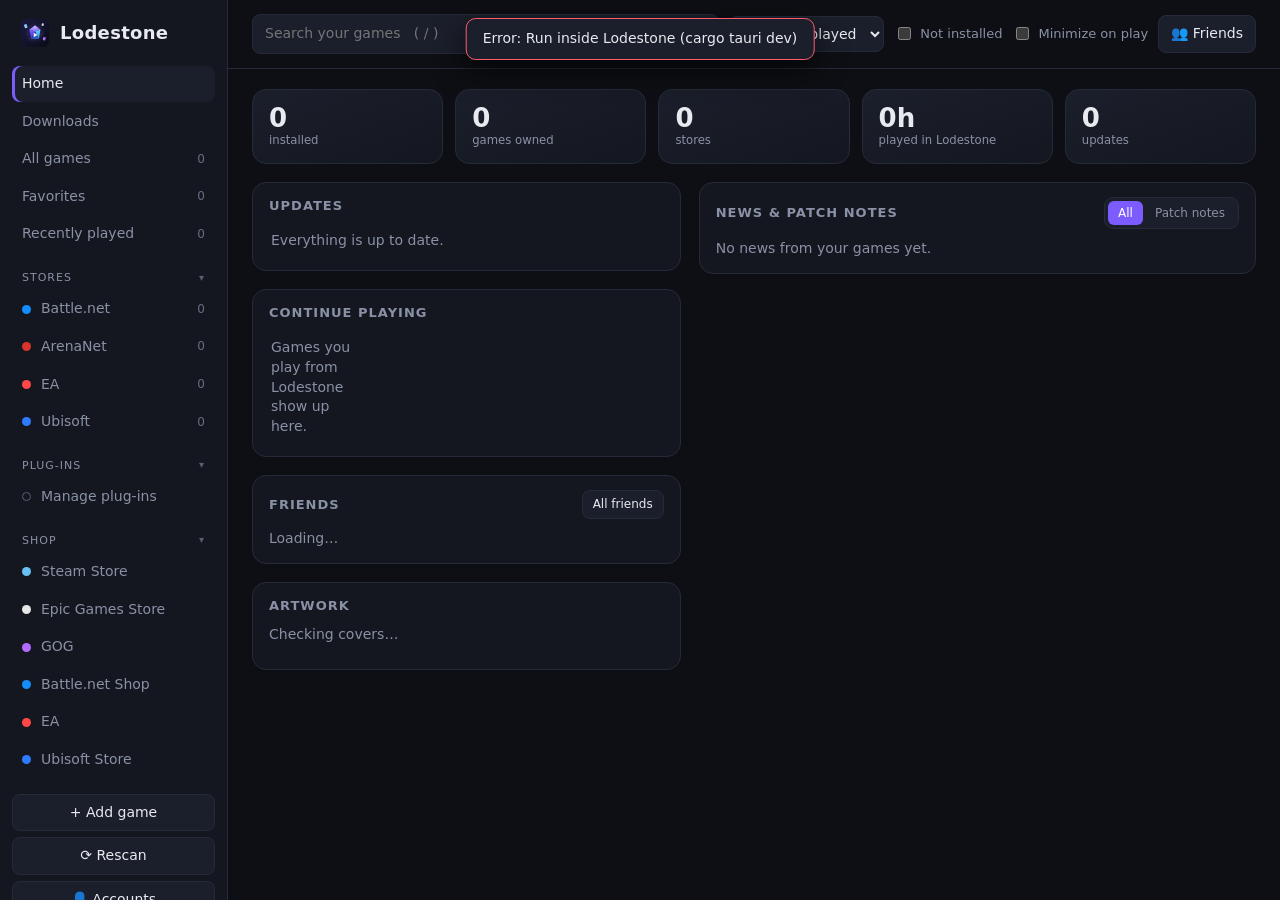
<file: ui/index.html>
<!doctype html>
<html lang="en">
<head>
  <meta charset="utf-8" />
  <meta name="viewport" content="width=device-width, initial-scale=1" />
  <title>Lodestone</title>
  <link rel="icon" href="lodestone.svg" />
  <link rel="stylesheet" href="style.css" />
</head>
<body>
  <aside class="sidebar">
    <button id="side-expand" class="side-expand" title="Show the sidebar">»</button>
    <div class="brand"><img class="brand-icon" src="lodestone.svg" alt="" />Lodestone<a href="#" class="app-version" id="app-version" title="What's new in this version"></a></div>
    <nav id="nav-library" class="nav"></nav>
    <button type="button" class="nav-label" data-section="nav-stores" aria-expanded="true">Stores</button>
    <nav id="nav-stores" class="nav"></nav>
    <button type="button" class="nav-label hidden" id="nav-systems-label" data-section="nav-systems" aria-expanded="true">Systems</button>
    <nav id="nav-systems" class="nav"></nav>
    <button type="button" class="nav-label" data-section="nav-plugins" aria-expanded="true">Plug-ins</button>
    <nav id="nav-plugins" class="nav"></nav>
    <button type="button" class="nav-label" data-section="nav-shop" aria-expanded="true">Shop</button>
    <nav id="nav-shop" class="nav"></nav>
    <div class="sidebar-foot">
      <button id="btn-add" class="ghost">+ Add game</button>
      <button id="btn-refresh" class="ghost" title="Rescan all libraries (Ctrl+R)">⟳ Rescan</button>
      <button id="btn-accounts" class="ghost">👤 Accounts</button>
      <button id="btn-settings" class="ghost">⚙ Settings</button>
      <button id="side-collapse" class="side-collapse" title="Fold the sidebar away for more room">« Hide sidebar</button>
    </div>
  </aside>

  <main>
    <header class="topbar">
      <div class="search-box"><input id="search" type="search" placeholder="Search your games   ( / )" autocomplete="off" spellcheck="false" /><button id="search-close" class="search-close hidden" title="Close the search (Esc)">✕</button></div>
      <select id="sort" title="Sort">
        <option value="recent">Recently played</option>
        <option value="title">A–Z</option>
        <option value="playtime">Most played</option>
        <option value="size">Size on disk</option>
      </select>
      <label class="toggle"><input id="show-uninstalled" type="checkbox" /> Not installed</label>
      <label class="toggle" title="Minimize Lodestone when a game starts"><input id="minimize" type="checkbox" /> Minimize on play</label>
      <button id="btn-friends" class="ghost friends-btn" title="Friends">👥 Friends <span id="friends-count" class="fcount hidden"></span></button>
      <div id="mini" class="mini hidden">
        <div class="mini-art"></div>
        <div class="grow"><div class="mini-title"></div><div class="mini-store"></div></div>
        <button id="mini-more" class="ghost" title="Back to the details">Details ↑</button>
        <button id="mini-fav" class="icon sm" title="Favorite">☆</button>
        <button id="mini-play" class="play">▶ Play</button>
      </div>
    </header>

    <div id="detail-home" hidden></div>
    <div id="detail" class="detail hidden">
    <button id="detail-close" class="detail-close" title="Close details (Esc)">▲</button>
    <section id="hero" class="hero empty">
      <div class="hero-bg"></div>
      <div class="hero-content">
        <img class="hero-cover" alt="" />
        <div class="hero-info">
          <div class="hero-store"></div>
          <h1 class="hero-title"></h1>
          <div class="hero-meta"></div>
          <div class="hero-tags"></div>
          <div class="hero-kiln hidden"></div>
          <div class="hero-also hidden"></div>
          <div class="hero-actions">
            <div class="play-wrap">
              <button id="btn-play" class="play">▶ Play</button><button id="btn-play-menu" class="play menu-caret hidden" title="Play modded or without mods">▾</button>
              <div id="play-menu" class="menu play-menu hidden"></div>
            </div>
            <button id="btn-update" class="ghost tall upd-btn hidden">⟳ Update</button>
            <button id="btn-workshop" class="ghost tall hidden" title="Steam Workshop">Workshop</button>
            <button id="btn-fav" class="icon" title="Favorite (F)">☆</button>
            <div class="menu-wrap">
              <button id="btn-more" class="icon" title="More">⋯</button>
              <div id="menu" class="menu hidden">
                <button data-act="edit">Edit details &amp; artwork…</button>
                <button data-act="hide">Hide from library</button>
                <button data-act="play-alt" class="hidden">Play another way</button>
                <button data-act="emu-open" class="hidden rom-only">Open the emulator</button>
                <button data-act="emu-system" class="hidden rom-only">Change the emulator for this system</button>
                <button data-act="rom-reveal" class="hidden rom-only">Show the ROM file</button>
                <button data-act="ra-page" class="hidden">On RetroAchievements</button>
                <button data-act="mangohud" class="linux-only">MangoHud overlay: off</button>
                <button data-act="log">View launch log</button>
                <button data-act="runtimes">Install DirectX &amp; VC++ runtimes</button>
                <button data-act="client">Open store app</button>
                <button data-act="uninstall">Uninstall…</button>
                <button data-act="remove" class="danger">Remove custom game</button>
              </div>
            </div>
          </div>
        </div>
      </div>
    </section>

    <section id="about" class="about hidden">
      <div class="about-main">
        <div id="about-compat" class="compat"></div>
        <p id="about-desc" class="about-desc"></p>
        <div id="about-facts" class="about-facts"></div>
        <div id="about-features" class="chips"></div>
        <div id="about-shots" class="shots"></div>
      </div>
      <div class="about-side">
        <div class="about-links" id="about-links"></div>
        <div id="about-friends-wrap" class="hidden"><h4 id="about-friends-title">Friends who own this</h4><div id="about-friends" class="owners"></div></div>
        <div id="about-ach-wrap" class="hidden"><h4 id="about-ach-title">Achievements</h4><div id="about-ach" class="ach"></div></div>
        <h4>Latest news</h4>
        <div id="about-news" class="about-news"><span class="muted">Loading…</span></div>
      </div>
    </section>
    </div>

    <section id="plugins" class="plugins-page hidden">
      <h1>Plug-ins</h1>
      <p class="muted">Plug-ins are separate programs that show inside Lodestone. Each runs in its own sandbox: it can't see your store sign-ins, keys or files, and it only gets what you allow here.</p>
      <div id="plugins-list"></div>
    </section>
    <section id="beacon" class="beacon hidden">
      <div id="beacon-msg" class="beacon-msg"></div>
      <iframe id="beacon-frame" class="hidden" title="Lodestone Beacon" referrerpolicy="no-referrer" allow="fullscreen"></iframe>
    </section>
    <section id="dlv" class="dlv hidden">
      <div class="dlv-head">
        <h2>Downloads</h2>
        <div id="dlv-summary" class="dlv-summary"></div>
      </div>
      <div id="dlv-active" class="dlv-active"></div>
      <div id="dlv-updates-wrap" class="hidden"><h3>Updates available</h3><div id="dlv-updates" class="dlv-rows"></div></div>
      <div class="dlv-histhead"><h3>History</h3><button class="ghost small" id="dlv-clear">Clear history</button></div>
      <div id="dlv-history" class="dlv-rows"></div>
    </section>

    <section id="home" class="home hidden">
      <div class="home-stats" id="home-stats"></div>
      <div class="home-cols">
        <div class="home-col">
          <div class="panel">
            <div class="panel-head"><h3>Updates</h3><button id="home-update-all" class="ghost small hidden">Update all</button></div>
            <div id="home-updates" class="upd-list"></div>
          </div>
          <div class="panel">
            <div class="panel-head"><h3>Continue playing</h3></div>
            <div id="home-recent" class="recent-row"></div>
          </div>
          <div class="panel">
            <div class="panel-head"><h3>Friends</h3><button class="ghost small" id="home-friends-all">All friends</button></div>
            <div id="home-friends"><span class="muted">Loading…</span></div>
          </div>
          <div class="panel" id="home-art-panel">
            <div class="panel-head"><h3>Artwork</h3></div>
            <div id="home-art"></div>
          </div>
        </div>
        <div class="home-col wide">
          <div class="panel">
            <div class="panel-head"><h3>News &amp; patch notes</h3>
              <div class="seg small" id="news-filter"><button data-news="all" class="on">All</button><button data-news="patch">Patch notes</button></div>
            </div>
            <div id="home-news" class="news-list"><span class="muted">Loading…</span></div>
          </div>
        </div>
      </div>
    </section>

    <div id="setup" class="setup hidden"></div>
    <div class="grid-head"><span id="grid-title">All games</span><span class="grow"></span>
      <div class="seg small" id="layout" title="How games are shown">
        <button data-layout="grid" title="Covers">▦ Covers</button>
        <button data-layout="compact" title="Small covers">▪ Compact</button>
        <button data-layout="banner" title="Wide banners">▬ Banners</button>
        <button data-layout="list" title="List with details">☰ List</button>
      </div>
      <span id="grid-count"></span></div>
    <div id="filters" class="filters">
      <select id="f-genre" title="Genre"></select>
      <select id="f-series" title="Series"></select>
      <select id="f-compat" class="linux-only" title="ProtonDB rating"></select>
      <select id="f-ach" class="hidden" title="RetroAchievements"></select>
      <select id="f-region" class="hidden" title="Region (from the ROM's file name)"></select>
      <select id="f-played" class="hidden" title="Played or not"></select>
      <button id="f-clear" class="ghost hidden">✕ Clear filters</button>
      <div id="f-letters" class="letters"></div>
    </div>
    <section id="grid" class="grid" tabindex="0"></section>
    <div id="empty" class="empty-state hidden"></div>

    <section id="shop" class="shop hidden">
      <div class="shop-bar">
        <button class="icon sm" data-shop-nav="back" title="Back">←</button>
        <button class="icon sm" data-shop-nav="forward" title="Forward">→</button>
        <button class="icon sm" data-shop-nav="reload" title="Reload">⟳</button>
        <button class="icon sm" data-shop-nav="home" title="Store home">⌂</button>
        <span id="shop-url" class="shop-url muted"></span>
        <button class="ghost" id="shop-external" title="Open this page in your web browser">Open in browser ↗</button>
      </div>
      <div id="shop-frame" class="shop-frame"><div class="muted pad">Loading the store…</div></div>
    </section>

    <section id="mc" class="mc hidden">
      <div class="mc-dev"><b>In active development.</b> The Minecraft hub works with ATLauncher today; Prism Launcher support is early, and more launchers are on the way.</div>
      <div class="mc-head">
        <div class="mc-icon"></div>
        <div class="mc-info">
          <select id="mc-instance" class="hidden"></select>
          <h1 id="mc-name"></h1>
          <div id="mc-chips" class="chips"></div>
        </div>
        <div class="mc-actions">
          <button id="mc-folder" class="ghost tall">Open folder</button>
          <button id="mc-play" class="play">▶ Play</button>
        </div>
      </div>
      <div class="mc-bar">
        <div class="seg" id="mc-kind">
          <button data-kind="mod" class="on">Mods</button>
          <button data-kind="resourcepack">Resource packs</button>
          <button data-kind="shader">Shaders</button>
        </div>
        <div class="seg" id="mc-tab">
          <button data-tab="installed" class="on">Installed</button>
          <button data-tab="browse">Browse</button>
        </div>
      </div>

      <div id="mc-installed">
        <div class="mc-tools">
          <input id="mc-filter" type="search" placeholder="Filter installed…" />
          <span id="mc-summary" class="muted"></span>
          <button id="mc-check" class="ghost">Check for updates</button>
          <button id="mc-update-all" class="play small hidden"></button>
        </div>
        <div id="mc-list" class="mc-list"></div>
      </div>

      <div id="mc-browse" class="hidden">
        <div class="mc-tools">
          <div class="seg" id="mc-source">
            <button data-source="modrinth" class="on">Modrinth</button>
            <button data-source="curseforge">CurseForge</button>
          </div>
          <input id="mc-query" type="search" placeholder="Search Modrinth…" />
        </div>
        <div id="mc-results" class="mc-list"></div>
        <div class="center"><button id="mc-more" class="ghost hidden">Load more</button></div>
      </div>
    </section>
  </main>

  <div id="running" class="running"></div>
  <div id="downloads" class="downloads"></div>
  <div id="toasts" class="toasts"></div>

  <dialog id="dlg-add">
    <form method="dialog" id="form-add">
      <h2>Add a game</h2>
      <p class="hint linux-only">Anything with a command line: a native game, a Windows game through <code>umu-run</code> or <code>wine</code>, an emulator, a script.
        Battle.net and Guild Wars 2 are easiest to install in Lutris; they'll show up here automatically.</p>
      <p class="hint win-only">Anything with a program to start: a game, an emulator or a script. Pick its .exe or type its command.</p>
      <label>Title<input name="title" required placeholder="Guild Wars 2" /></label>
      <label class="check linux-only"><input type="checkbox" name="proton" /> Windows game: run it with Proton (own prefix, no Steam needed)</label>
      <label><span id="cmd-label">Command</span><input name="command" required placeholder="/home/you/Games/mygame/start.sh" /></label>
      <label>Store
        <select name="store">
          <option value="custom">Other</option>
          <option value="battlenet">Battle.net</option>
          <option value="arenanet">ArenaNet</option>
          <option value="ea">EA</option>
          <option value="ubisoft">Ubisoft</option>
          <option value="minecraft">Minecraft</option>
        </select>
      </label>
      <label>Cover image (optional, path or URL)<input name="cover" placeholder="/home/you/Pictures/gw2.jpg" /></label>
      <p class="form-err" id="add-err" role="alert" hidden></p>
      <div class="dlg-actions">
        <button type="button" class="ghost" id="add-cancel">Cancel</button>
        <button type="submit" class="play">Add</button>
      </div>
    </form>
  </dialog>

  <aside id="friends" class="friends hidden">
    <div class="friends-head">
      <h3>Friends</h3>
      <button class="icon sm" id="friends-refresh" title="Refresh">⟳</button>
      <button class="icon sm" id="friends-close" title="Close">✕</button>
    </div>
    <input id="friends-q" type="search" placeholder="Find a friend" autocomplete="off" spellcheck="false" />
    <div id="friends-notes" class="friends-notes"></div>
    <div id="friends-list" class="friends-list"></div>
    <div class="friends-foot">
      <button class="ghost small" data-page="https://steamcommunity.com/chat/" data-page-title="Steam Chat">💬 Steam chat</button>
    </div>
  </aside>

  <dialog id="dlg-meta" class="wide">
    <form method="dialog" id="form-meta">
      <h2>Edit details</h2>
      <p class="hint" id="meta-hint">Changes stay in Lodestone; the store's own data isn't touched.</p>
      <div class="meta-grid">
        <div class="meta-fields">
          <label>Title<input name="title" /></label>
          <label><span>Genres <small>(comma separated)</small></span><input name="genres" placeholder="Action, RPG" /></label>
          <label>Series<input name="series" placeholder="e.g. Final Fantasy" /></label>
          <label class="store-only"><span>Steam game used for details, news and art <small>(app id or store link)</small></span><input name="steam" placeholder="automatic" /></label>
          <label><span>Cover image <small>(link or file path)</small></span><input name="cover" /></label>
          <label><span>Banner image <small>(link or file path)</small></span><input name="hero" /></label>
          <h3>Play time</h3>
          <div class="pt-row">
            <label><span>Hours</span><input name="pt_h" type="number" min="0" step="1" inputmode="numeric" /></label>
            <label><span>Minutes</span><input name="pt_m" type="number" min="0" max="59" step="1" inputmode="numeric" /></label>
            <button type="button" class="ghost small" id="pt-auto">Count automatically</button>
          </div>
          <p class="hint" id="pt-hint"></p>
          <div class="store-only">
          <h3>Install location</h3>
          <p class="hint" id="loc-hint">Only if Lodestone didn't find the game where it's installed.</p>
          <label><span>Install folder</span><input name="installdir" spellcheck="false" placeholder="/home/you/Games/World of Warcraft" /></label>
          <label><span>Program to run <small>(optional; .exe runs through Proton)</small></span><input name="exe" spellcheck="false" placeholder="automatic: through the game's store" /></label>
          </div>
        </div>
        <div class="meta-preview">
          <div class="mp-cover" id="mp-cover"></div>
          <div class="mp-hero" id="mp-hero"></div>
        </div>
      </div>
      <h3>Find artwork</h3>
      <div class="art-search">
        <input id="art-q" placeholder="Search by game name" />
        <div class="seg small" id="art-kind"><button type="button" data-kind="cover" class="on">Covers</button><button type="button" data-kind="hero">Banners</button></div>
        <button type="button" class="ghost" id="art-go">Search</button>
      </div>
      <p class="hint" id="art-source"></p>
      <div id="art-results" class="art-results"></div>
      <div class="dlg-actions">
        <button type="button" class="ghost danger-text" id="meta-reset">Reset to store data</button>
        <span class="grow"></span>
        <button type="button" class="ghost" id="meta-cancel">Cancel</button>
        <button type="submit" class="play">Save</button>
      </div>
    </form>
  </dialog>

  <dialog id="dlg-mh" class="wide linux-only">
    <form method="dialog" id="form-mh">
      <h2>MangoHud overlay</h2>
      <p class="hint">What the overlay shows and where. Saved to <code id="mh-path">MangoHud.conf</code>, so it applies wherever you use MangoHud. Settings Lodestone doesn't list here are kept.</p>
      <div class="mh-presets"><span class="muted">Start from:</span>
        <button type="button" class="ghost small" data-mh-preset="fps">FPS only</button>
        <button type="button" class="ghost small" data-mh-preset="basic">Basic</button>
        <button type="button" class="ghost small" data-mh-preset="full">Everything</button>
        <button type="button" class="ghost small" data-mh-preset="bar">Slim bar</button>
      </div>
      <div class="mh-grid">
        <div>
          <h3>Show</h3>
          <div class="mh-checks" id="mh-checks"></div>
        </div>
        <div>
          <h3>Look</h3>
          <label>Position
            <select name="position">
              <option value="top-left">Top left</option><option value="top-center">Top centre</option><option value="top-right">Top right</option>
              <option value="middle-left">Middle left</option><option value="middle-right">Middle right</option>
              <option value="bottom-left">Bottom left</option><option value="bottom-center">Bottom centre</option><option value="bottom-right">Bottom right</option>
            </select>
          </label>
          <label class="check"><input type="checkbox" name="horizontal" /> One line across the screen (horizontal)</label>
          <label><span>Text size <small>(default 24)</small></span><input name="font_size" type="number" min="8" max="96" /></label>
          <label><span>Background opacity <small>(0 to 1, default 0.5)</small></span><input name="background_alpha" type="number" min="0" max="1" step="0.05" /></label>
          <label><span>Rounded corners <small>(pixels)</small></span><input name="round_corners" type="number" min="0" max="30" /></label>
          <h3>Behaviour</h3>
          <label><span>FPS limit <small>(empty for none; several like 60,120 to switch between)</small></span><input name="fps_limit" placeholder="none" /></label>
          <label><span>Show/hide key</span><input name="toggle_hud" placeholder="Shift_R+F12" /></label>
          <label class="check"><input type="checkbox" name="no_display" /> Start hidden (press the key to show it)</label>
        </div>
      </div>
      <details class="mh-adv"><summary>Advanced: edit the settings file</summary>
        <textarea id="mh-text" spellcheck="false" rows="12"></textarea>
        <p class="hint">Every option is in MangoHud's documentation (<a href="#" data-href="https://github.com/flightlessmango/MangoHud#hud-configuration">MangoHud on GitHub</a>). Changes here update the form, and the other way round.</p>
      </details>
      <div class="dlg-actions">
        <button type="button" class="ghost" id="mh-preview" title="Opens a small spinning-cube window with the overlay on it">Preview</button>
        <span class="grow"></span>
        <button type="button" class="ghost" id="mh-cancel">Cancel</button>
        <button type="submit" class="play">Save</button>
      </div>
    </form>
  </dialog>

  <dialog id="dlg-shot" class="shot-dlg"><img id="shot-img" alt="" /><button class="icon shot-close" data-close-dialog>✕</button></dialog>

  <dialog id="dlg-log">
    <h2>Launch log</h2>
    <pre id="log-text"></pre>
    <div class="dlg-actions"><button class="play" data-close-dialog>Close</button></div>
  </dialog>

  <dialog id="dlg-workshop">
    <h2 id="ws-title">Steam Workshop</h2>
    <p class="hint">Subscribing happens on Steam Community: sign in once in the browse window and Steam downloads what you subscribe to. Changes show here after Steam finishes.</p>
    <div class="dlg-actions left">
      <button id="ws-browse" class="play">Browse Workshop</button>
      <button id="ws-steam" class="ghost">Open in Steam</button>
    </div>
    <div id="ws-list" class="ws-list"></div>
    <div class="dlg-actions"><button class="ghost" data-close-dialog>Close</button></div>
  </dialog>

  <dialog id="dlg-accounts">
    <h2>Accounts</h2>
    <p class="hint">Sign in on each store's own page in a Lodestone window. Lodestone never sees your password; it only receives the store's sign-in token, kept in <code class="data-dir">Lodestone's data folder</code>.</p>
    <div id="acct-list" class="acct-list"></div>
    <div class="dlg-actions"><button class="ghost" data-close-dialog>Close</button></div>
  </dialog>

  <dialog id="dlg-settings">
    <form method="dialog" id="form-settings">
      <h2>Settings</h2>
      <div class="linux-only">
      <h3>Compatibility (Proton)</h3>
      <div class="row-line"><span id="umu-status" class="umu-status muted">Checking…</span><button type="button" id="umu-setup" class="umu-setup ghost">Set up Proton</button></div>
      <label>Proton version
        <select name="proton" id="proton-select" class="proton-select"></select>
      </label>
      <p class="hint">Windows games and launchers (Battle.net, Guild Wars 2, games you add) run through Proton using umu-launcher, which Lodestone keeps in its own folder. Steam isn't needed.</p>
      </div>
      <h3>Library</h3>
      <label class="check"><input type="checkbox" id="merge-dupes" /> Show each game once in All games, Favorites and Recently played</label>
      <p class="hint">When you own a game on several stores, Lodestone shows the installed copy, or else the first store in this order. Use the arrows to change it.</p>
      <div id="store-order" class="store-order"></div>
      <label>Steam Web API key (optional)
        <input name="steamkey" type="password" autocomplete="off" placeholder="Paste your key" />
      </label>
      <p class="hint">Without a key, Lodestone guesses your Steam library from Steam's local files, which also keep games you refunded. With your own free key (<a href="#" data-href="https://steamcommunity.com/dev/apikey">steamcommunity.com/dev/apikey</a>, any domain name works) it uses Steam's exact owned-games list. Your profile's <i>Game details</i> must be Public for Steam to answer.</p>
      <h3>Steam</h3>
      <label class="check"><input type="checkbox" id="steam-bg" /> Keep Steam in the background: Lodestone installs, updates and uninstalls Steam games itself (Steam restarts silently for a few seconds) and Steam's window stays out of the way</label>
      <h3>Artwork</h3>
      <label><span>SteamGridDB API key <small>(optional)</small></span><input name="sgdb" autocomplete="off" spellcheck="false" placeholder="paste key" /></label>
      <p class="hint">Without a key, Lodestone finds artwork from Steam's store. A free SteamGridDB key (<a href="#" data-href="https://www.steamgriddb.com/profile/preferences/api">steamgriddb.com → Preferences → API</a>) adds thousands of community covers and banners, including for games that aren't on Steam.</p>
      <h3>Emulation</h3>
      <label><span>ROMs folder <small>(optional)</small></span>
        <div class="row-line emu-folder"><input name="emudir" autocomplete="off" spellcheck="false" placeholder="~/Emulation" data-win-placeholder="C:\Emulation" />
          <button type="button" class="ghost" id="emu-browse">Browse…</button>
          <button type="button" class="ghost" id="emu-create">Create folders</button></div>
      </label>
      <p class="hint" id="emu-found"></p>
      <p class="hint">Lodestone looks for EmuDeck's layout (<code>Emulation/roms/&lt;system&gt;</code>) in your home folder, RetroDECK's folder and <span class="linux-only">on mounted drives</span><span class="win-only">at the top of each drive</span>. If your ROMs are somewhere else, choose the Emulation folder, its <code>roms</code> folder, or any folder with one folder per system (<code>snes</code>, <code>gba</code>, <code>psx</code>…). Starting from scratch? <b>Create folders</b> makes that layout in the folder above (or <code>~/Emulation</code>), with a folder for every system Lodestone knows; put each system's ROMs in its folder and Rescan. Nothing existing is changed.</p>
      <h3>RetroAchievements</h3>
      <div class="row-line ra-row">
        <label><span>Username</span><input name="rauser" autocomplete="off" spellcheck="false" placeholder="your RA username" /></label>
        <label><span>Web API key</span><input name="rakey" type="password" autocomplete="off" spellcheck="false" placeholder="paste key" /></label>
      </div>
      <p class="hint">For your ROMs: proper names, box art and details from RetroAchievements, and each game's achievements with your progress. Get the key from your <a href="#" data-href="https://retroachievements.org/controlpanel.php">RetroAchievements settings → Keys</a>. Lodestone matches ROMs to RA on your PC (no ROM or fingerprint is sent) and only sends your username and key to RA. Your progress counts when you play with achievements turned on in the emulator (RetroArch: Settings → Achievements).</p>
      <div class="linux-only">
      <h3>Performance overlay (MangoHud)</h3>
      <div class="row-line"><span id="mh-status" class="muted">Checking…</span><button type="button" id="mh-setup" class="ghost">Set up MangoHud</button></div>
      <div class="row-line"><button type="button" class="ghost" id="mh-config">Customize the overlay…</button></div>
      <label class="check"><input type="checkbox" id="mh-all" /> Show MangoHud in every game (turn it off or on per game in the game's ⋯ menu)</label>
      <p class="hint">FPS, frame times, CPU and GPU load over your games. Lodestone uses MangoHud from your system, or sets up the official release in its own folder. It works for games Lodestone starts; for Steam games, add <code>mangohud %command%</code> to the game's launch options in Steam.</p>
      </div>
      <h3>Programs</h3>
      <div class="row-line"><span class="muted" id="prog-status">Emulators<span class="win-only"> and store launchers</span> that Lodestone installs. Updates are only looked for when you ask.</span><button type="button" class="ghost" id="prog-check">Check for updates</button></div>
      <div id="prog-list" class="prog-list"></div>
      <h3>Plug-ins</h3>
      <div class="row-line"><span class="muted">Installed plug-ins, their permissions, and stopping them.</span><button type="button" class="ghost" id="open-plugins">Manage plug-ins…</button></div>
      <h3>Mods</h3>
      <label class="check"><input type="checkbox" id="kiln-play" /> Play modded games through Kiln (checks mods are deployed and loaders set up first)</label>
      <h3>Games</h3>
      <label>Install Epic and GOG games to
        <input name="gamesdir" placeholder="~/Games" data-win-placeholder="C:\Games" />
      </label>
      <h3>Minecraft</h3>
      <label>CurseForge API key
        <input name="cf" type="password" autocomplete="off" placeholder="Paste your key" />
      </label>
      <p class="hint">Modrinth works without a key. CurseForge requires a free personal key: sign in at
        <a href="#" data-href="https://console.curseforge.com/">console.curseforge.com</a> → API keys. It's stored only in
        <code class="linux-only">~/.config/lodestone/settings.json</code><code class="win-only">%APPDATA%\lodestone\settings.json</code> (readable only by you).</p>
      <div class="dlg-actions">
        <button type="button" class="ghost" id="btn-rerun-setup">Run setup guide again</button>
        <small class="muted settings-version" id="settings-version" style="margin-right:auto"></small>
        <button type="button" class="ghost" data-close-dialog>Cancel</button>
        <button type="submit" class="play">Save</button>
      </div>
    </form>
  </dialog>

  <div id="onboard" class="onboard hidden">
    <div class="ob-card">
      <div class="ob-dots" id="ob-dots"></div>

      <section class="ob-step" data-step="0">
        <div class="ob-hero"><img class="ob-icon" src="lodestone.svg" alt="" /></div>
        <h1>Welcome to Lodestone</h1>
        <p class="lead">All your games in one library, played from one place.</p>
        <ul class="ob-points">
          <li><b>Steam, Epic, GOG, Battle.net, Guild Wars 2, Minecraft</b> and anything else you add, side by side.</li>
          <li><b>Press Play and the game starts.</b> Other launchers stay hidden in the background.</li>
          <li class="linux-only"><b>Windows games run through Proton</b> without needing Steam, Heroic or Lutris.</li>
          <li><b>A Minecraft mod manager</b> for Modrinth and CurseForge.</li>
        </ul>
        <p class="muted">This takes about two minutes. Everything here can be changed later in Settings.</p>
      </section>

      <section class="ob-step" data-step="1">
        <h2>What's already on this PC</h2>
        <p class="muted">Lodestone reads these launchers' libraries directly. Nothing needs to be imported.</p>
        <div id="ob-found" class="ob-found"></div>
      </section>

      <section class="ob-step" data-step="2">
        <div class="win-only">
        <h2>Your store launchers</h2>
        <p class="muted">Lodestone starts your games through each store's own launcher. Install the ones you use: Lodestone installs them with winget, Windows' own package manager, from each store's official download. Installing accepts the launcher's licence, as installing it yourself would.</p>
        <div class="ob-box" id="ob-launchers"></div>
        </div>
        <div class="linux-only">
        <h2>Windows games (Proton)</h2>
        <p class="muted">Epic, GOG, Battle.net and Windows games you add run through Proton, the same compatibility layer Steam uses. Lodestone keeps its own runner (umu-launcher), so Steam isn't needed for these.</p>
        <div class="ob-box">
          <div class="row-line"><span class="umu-status">Checking…</span><button type="button" class="umu-setup play small">Set up Proton</button></div>
          <label>Proton version
            <select id="ob-proton" class="proton-select"></select>
          </label>
          <p class="hint">"Automatic" uses the newest GE-Proton on this PC, or downloads one the first time a game needs it.</p>
        </div>
        </div>
      </section>

      <section class="ob-step" data-step="3">
        <h2>Connect your stores</h2>
        <p class="muted">All optional. Sign in on each store's own page; Lodestone never sees your password.</p>
        <div id="ob-accounts" class="acct-list"></div>
        <div class="ob-box">
          <label>Steam Web API key (recommended)
            <div class="row-line"><input id="ob-steamkey" type="password" autocomplete="off" placeholder="Paste your key" /><button type="button" class="ghost" id="ob-steamkey-save">Save</button></div>
          </label>
          <p class="hint">Lets Lodestone list exactly the Steam games you own, so refunded games don't show up. Get one free at <a href="#" data-href="https://steamcommunity.com/dev/apikey">steamcommunity.com/dev/apikey</a> (any domain, e.g. <code>localhost</code>). Your profile's <i>Game details</i> must be Public.</p>
        </div>
        <div class="ob-box ob-row">
          <div class="grow"><b>Guild Wars 2</b><br /><small class="muted">Installs ArenaNet's official launcher in its own Proton prefix.</small></div>
          <button type="button" class="ghost" data-winsetup="gw2" id="ob-gw2">Install</button>
        </div>
      </section>

      <section class="ob-step" data-step="4">
        <h2>Your preferences</h2>
        <h3>Same game on several stores</h3>
        <p class="muted">All games shows each game once: the installed copy, or else the first store in this list.</p>
        <div id="ob-store-order" class="store-order"></div>
        <h3>New installs</h3>
        <label>Install Epic and GOG games to
          <input id="ob-gamesdir" placeholder="~/Games" data-win-placeholder="C:\Games" />
        </label>
        <label class="check"><input type="checkbox" id="ob-minimize" /> Minimize Lodestone when a game starts</label>
      </section>

      <section class="ob-step" data-step="5">
        <div class="ob-hero"><span class="ob-check">✓</span></div>
        <h1>You're all set</h1>
        <p class="lead" id="ob-summary"></p>
        <ul class="ob-points">
          <li>Press <b>/</b> to search, arrow keys to move, <b>Enter</b> to play.</li>
          <li>Use the <b>genre</b>, <b>series</b> and <b>A–Z</b> filters above the library.</li>
          <li>Game won't start? <b>⋯ → View launch log</b>, or <b>⋯ → Install DirectX &amp; VC++ runtimes</b> for Windows games.</li>
          <li><b>👤 Accounts</b> and <b>⚙ Settings</b> in the sidebar change anything from this guide.</li>
        </ul>
      </section>

      <div class="ob-nav">
        <button type="button" class="ghost" id="ob-skip">Skip setup</button>
        <span class="grow"></span>
        <button type="button" class="ghost" id="ob-back">Back</button>
        <button type="button" class="play" id="ob-next">Next</button>
      </div>
    </div>
  </div>

  <script src="app.js"></script>
  <script src="minecraft.js"></script>
</body>
</html>
</file>
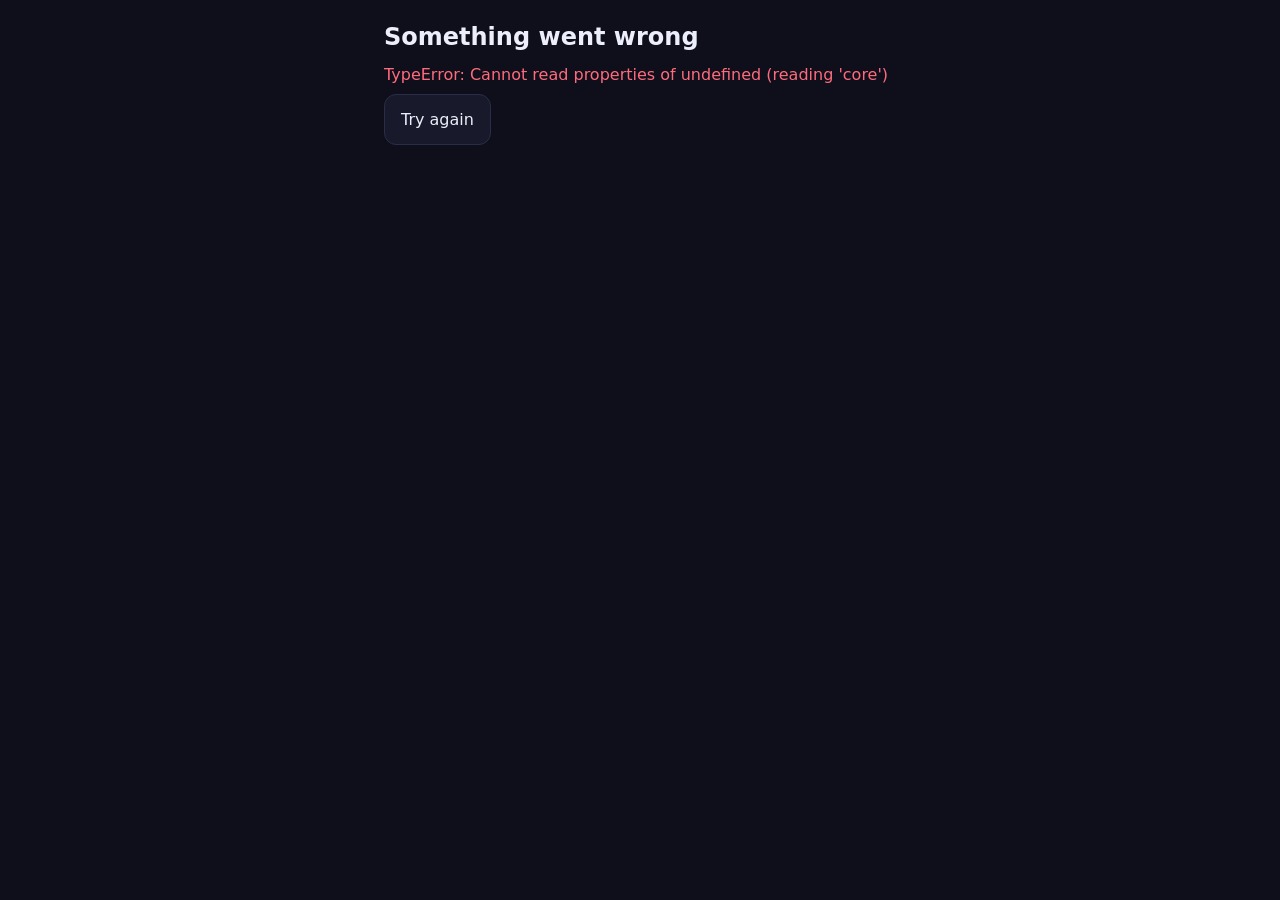
<file: beacon/mobile/ui/index.html>
<!doctype html>
<html lang="en">
<head>
<meta charset="utf-8">
<meta name="viewport" content="width=device-width, initial-scale=1, viewport-fit=cover">
<title>Lodestone Beacon</title>
<link rel="stylesheet" href="style.css">
</head>
<body>
<main id="app" aria-live="polite"></main>
<script src="jsQR.js"></script>
<script src="app.js"></script>
</body>
</html>
</file>
<file: ui/style.css>
:root {
  --bg: #0d0f14;
  --bg-2: #141720;
  --bg-3: #1b1f2b;
  --line: #262b3a;
  --text: #e8eaf0;
  --muted: #8a91a6;
  --accent: #7c5cff;
  --accent-2: #50c8ff;
  --ok: #3ddc97;
  --danger: #ff5c6c;
  --radius: 10px;
  color-scheme: dark;
}

* { box-sizing: border-box; }
html, body { margin: 0; height: 100%; }
body {
  display: grid;
  grid-template-columns: 228px 1fr;
  background: var(--bg);
  color: var(--text);
  font: 14px/1.4 "Inter", "Cantarell", system-ui, "Noto Sans CJK JP", "Noto Sans JP", sans-serif;
  overflow: hidden;
  user-select: none;
}
button, input, select { font: inherit; color: inherit; }
button { cursor: pointer; }
.hidden { display: none !important; }

/* Sidebar */
.sidebar {
  background: var(--bg-2);
  border-right: 1px solid var(--line);
  display: flex;
  flex-direction: column;
  padding: 18px 12px;
  overflow-y: auto;
}
.brand { display: flex; align-items: center; gap: 10px; font-weight: 700; font-size: 18px; padding: 0 8px 18px; letter-spacing: .3px; }
.gem { width: 18px; height: 18px; transform: rotate(45deg); border-radius: 3px; background: linear-gradient(135deg, var(--accent-2), var(--accent)); box-shadow: 0 0 14px #7c5cff88; }
.nav { display: flex; flex-direction: column; gap: 2px; }
.nav-label { color: var(--muted); font-size: 11px; text-transform: uppercase; letter-spacing: 1px; padding: 18px 10px 6px; }
button.nav-label { display: flex; align-items: center; gap: 6px; width: 100%; background: none; border: 0; text-align: left; font: inherit; font-size: 11px; cursor: pointer; }
button.nav-label:hover { color: var(--text); }
button.nav-label::after { content: "▾"; margin-left: auto; font-size: 10px; opacity: .6; transition: transform .15s; }
button.nav-label[aria-expanded="false"]::after { transform: rotate(-90deg); }
button.nav-label.hidden { display: none; }
.nav.collapsed > :not(.active) { display: none; }
.nav button {
  display: flex; align-items: center; gap: 10px; width: 100%;
  background: none; border: 0; border-radius: 8px; padding: 8px 10px; text-align: left; color: var(--muted);
}
.nav button:hover { background: var(--bg-3); color: var(--text); }
.nav button.active { background: var(--bg-3); color: var(--text); box-shadow: inset 3px 0 0 var(--accent); }
.nav .dot { width: 9px; height: 9px; border-radius: 50%; flex: none; }
.nav .count { margin-left: auto; font-size: 12px; opacity: .7; }
.sidebar-foot { margin-top: auto; display: flex; flex-direction: column; gap: 6px; padding-top: 16px; }

button.ghost { background: var(--bg-3); border: 1px solid var(--line); border-radius: 8px; padding: 8px 12px; }
button.ghost:hover { border-color: var(--accent); }

/* Main */
main { display: flex; flex-direction: column; overflow-y: auto; min-width: 0; }
.topbar { display: flex; gap: 10px; align-items: center; padding: 14px 24px; position: sticky; top: 0; z-index: 5; background: var(--bg); border-bottom: 1px solid var(--line); flex-wrap: wrap; }
#search { flex: 1; min-width: 180px; background: var(--bg-3); border: 1px solid var(--line); border-radius: 8px; padding: 9px 12px; outline: none; }
#search:focus { border-color: var(--accent); }
select { background: var(--bg-3); border: 1px solid var(--line); border-radius: 8px; padding: 8px 10px; }
.toggle { display: flex; gap: 6px; align-items: center; color: var(--muted); font-size: 13px; white-space: nowrap; }
.toggle input { accent-color: var(--accent); }

/* Hero */
.hero { position: relative; min-height: 300px; margin: 18px 24px 8px; border-radius: 16px; overflow: hidden; border: 1px solid var(--line); background: var(--bg-2); flex: none; }
.hero.empty { display: none; }
.hero-bg { position: absolute; inset: 0; background-size: cover; background-position: center 30%; transform: scale(1.03); transition: background-image .3s; }
.hero-bg::after { content: ""; position: absolute; inset: 0; background: linear-gradient(90deg, #0d0f14f2 0%, #0d0f14c0 45%, #0d0f1440 100%), linear-gradient(0deg, #0d0f14 0%, transparent 60%); }
.hero-content { position: relative; display: flex; gap: 26px; padding: 28px; align-items: flex-end; min-height: 300px; }
.hero-cover { width: 160px; aspect-ratio: 2/3; object-fit: cover; border-radius: 10px; box-shadow: 0 12px 30px #000a; background: var(--bg-3); flex: none; }
.hero-info { min-width: 0; }
.hero-store { display: inline-flex; gap: 8px; align-items: center; font-size: 12px; color: var(--muted); text-transform: uppercase; letter-spacing: 1px; }
.hero-store .dot { width: 9px; height: 9px; border-radius: 50%; }
.hero-title { margin: 6px 0 8px; font-size: 34px; line-height: 1.1; text-shadow: 0 2px 12px #000; }
.hero-meta { color: var(--muted); display: flex; gap: 18px; flex-wrap: wrap; }
.hero-meta b { color: var(--text); font-weight: 600; }
.hero-actions { display: flex; gap: 10px; margin-top: 18px; align-items: center; }
button.play { background: linear-gradient(135deg, var(--accent), #5a3fe0); border: 0; border-radius: 10px; padding: 11px 28px; font-weight: 700; font-size: 15px; box-shadow: 0 6px 18px #7c5cff55; }
button.play:hover { filter: brightness(1.12); }
button.play:disabled { background: var(--bg-3); box-shadow: none; color: var(--muted); cursor: default; filter: none; }
button.play.running { background: linear-gradient(135deg, #2bb07a, #1f8a5f); box-shadow: 0 6px 18px #3ddc9744; }
button.icon { width: 42px; height: 42px; border-radius: 10px; background: #ffffff14; border: 1px solid #ffffff22; font-size: 18px; }
button.icon:hover { background: #ffffff26; }
button.icon.on { color: #ffd166; }
.menu-wrap { position: relative; }
.menu { position: absolute; bottom: 48px; left: 0; max-height: calc(100vh - 16px); overflow-y: auto; z-index: 40; background: var(--bg-3); border: 1px solid var(--line); border-radius: 10px; padding: 6px; min-width: 200px; box-shadow: 0 10px 30px #000a; }
.menu button { display: block; width: 100%; text-align: left; background: none; border: 0; padding: 8px 10px; border-radius: 6px; }
.menu button:hover { background: #ffffff12; }
.menu .danger { color: var(--danger); }

/* Grid */
.grid-head { display: flex; justify-content: space-between; padding: 16px 26px 4px; color: var(--muted); font-size: 13px; }
.grid-head #grid-title { color: var(--text); font-weight: 600; font-size: 15px; }
.grid { display: grid; grid-template-columns: repeat(auto-fill, minmax(150px, 1fr)); gap: 20px 16px; padding: 12px 24px 90px; outline: none; }
.card { position: relative; cursor: pointer; border-radius: var(--radius); transition: transform .12s;
  /* Skip layout and painting for cards that are off-screen (the library can have 1000+). */
  content-visibility: auto; contain-intrinsic-size: auto 150px auto 270px; }
.card:hover { transform: translateY(-3px); }
.card:hover .art { outline-color: #ffffff40; }
.card .art { position: relative; aspect-ratio: 2/3; border-radius: var(--radius); overflow: hidden; background: var(--bg-3); box-shadow: 0 4px 14px #0008; outline: 2px solid transparent; outline-offset: 2px; transition: outline-color .12s; }
.card.selected .art { outline-color: var(--accent); }
.card img { position: absolute; inset: 0; width: 100%; height: 100%; object-fit: cover; display: block; }
/* Dim not-installed games with a plain overlay: CSS filters on hundreds of cards are slow in WebKitGTK. */
.card.uninstalled .art::after { content: ""; position: absolute; inset: 0; background: #0d0f14a6; pointer-events: none; }
.card .ph { position: absolute; inset: 0; display: flex; align-items: flex-end; padding: 12px; font-weight: 700; font-size: 15px; line-height: 1.2; text-shadow: 0 1px 6px #000; }
.card .badges { position: absolute; top: 8px; left: 8px; display: flex; gap: 4px; }
.card .badge { width: 10px; height: 10px; border-radius: 50%; box-shadow: 0 0 0 2px #000a; }
.card .fav { position: absolute; top: 4px; right: 8px; color: #ffd166; text-shadow: 0 1px 4px #000; }
.card.running .art { outline-color: var(--ok); box-shadow: 0 0 22px #3ddc9755; }
.card .state { position: absolute; bottom: 8px; left: 8px; right: 8px; text-align: center; background: #000c; border-radius: 6px; font-size: 11px; padding: 3px; color: var(--ok); }
.card .title { margin-top: 8px; font-size: 13px; white-space: nowrap; overflow: hidden; text-overflow: ellipsis; }
.card .sub { font-size: 11px; color: var(--muted); }

.empty-state { padding: 60px 24px; text-align: center; color: var(--muted); }

/* Running dock + toasts */
.running { position: fixed; right: 18px; bottom: 18px; display: flex; flex-direction: column; gap: 8px; z-index: 20; }
.run-pill { display: flex; gap: 10px; align-items: center; background: var(--bg-3); border: 1px solid #3ddc9755; border-radius: 999px; padding: 8px 10px 8px 14px; box-shadow: 0 8px 24px #000a; }
.run-pill .pulse { width: 8px; height: 8px; border-radius: 50%; background: var(--ok); animation: pulse 1.6s infinite; }
.run-pill.launching { border-color: #50c8ff55; }
.run-pill.launching .pulse { background: var(--accent-2); }
.run-pill small { color: var(--muted); }
.run-pill button { background: none; border: 0; color: var(--muted); font-size: 14px; }
@keyframes pulse { 50% { opacity: .3; } }

.toasts { position: fixed; left: 50%; top: 18px; transform: translateX(-50%); display: flex; flex-direction: column; gap: 8px; z-index: 30; }
.toast { background: var(--bg-3); border: 1px solid var(--line); border-radius: 10px; padding: 10px 16px; box-shadow: 0 10px 30px #000a; animation: drop .2s; }
.toast.err { border-color: var(--danger); }
@keyframes drop { from { transform: translateY(-8px); opacity: 0; } }

/* Dialogs */
dialog { background: var(--bg-2); color: var(--text); border: 1px solid var(--line); border-radius: 14px; padding: 22px; width: min(560px, 92vw); box-shadow: 0 30px 80px #000c; }
dialog::backdrop { background: #000c; }
dialog h2 { margin: 0 0 8px; }
dialog .hint { color: var(--muted); font-size: 13px; margin: 0 0 14px; user-select: text; }
dialog code { background: var(--bg-3); padding: 1px 5px; border-radius: 4px; }
dialog label { display: flex; flex-direction: column; gap: 5px; margin-bottom: 12px; font-size: 13px; color: var(--muted); }
dialog input { background: var(--bg-3); border: 1px solid var(--line); border-radius: 8px; padding: 9px 11px; color: var(--text); outline: none; }
dialog input:focus { border-color: var(--accent); }
.mh-presets { display: flex; gap: 8px; align-items: center; flex-wrap: wrap; margin-bottom: 8px; font-size: 13px; }
.mh-grid { display: grid; grid-template-columns: 1.3fr 1fr; gap: 22px; }
.mh-checks { display: grid; grid-template-columns: repeat(2, minmax(0, 1fr)); gap: 0 12px; }
.mh-checks .check { margin-bottom: 6px; }
#dlg-mh select { background: var(--bg-3); border: 1px solid var(--line); border-radius: 8px; padding: 9px 11px; color: var(--text); }
.mh-adv { margin-top: 8px; }
.mh-adv summary { cursor: pointer; color: var(--muted); font-size: 13px; margin-bottom: 8px; }
#mh-text { width: 100%; box-sizing: border-box; font-family: ui-monospace, monospace; font-size: 12px; background: var(--bg-3); color: var(--text); border: 1px solid var(--line); border-radius: 8px; padding: 10px; resize: vertical; }
@media (max-width: 760px) { .mh-grid { grid-template-columns: 1fr; } }
.pt-row { display: flex; gap: 10px; align-items: flex-end; }
.pt-row label { width: 110px; margin-bottom: 0; }
.pt-row button { margin-bottom: 2px; }
.form-err { margin: 0 0 10px; padding: 9px 11px; border-radius: 8px; background: #e5484d22; border: 1px solid #e5484d88; color: #ff9592; font-size: 13px; user-select: text; }
.form-err[hidden] { display: none; }
.dlg-actions { display: flex; justify-content: flex-end; gap: 10px; margin-top: 8px; }
#dlg-log { width: min(900px, 94vw); }
#log-text { background: #07080b; border-radius: 8px; padding: 12px; max-height: 60vh; overflow: auto; font-size: 12px; white-space: pre-wrap; user-select: text; }

::-webkit-scrollbar { width: 10px; }
::-webkit-scrollbar-thumb { background: var(--line); border-radius: 10px; border: 2px solid var(--bg); }

/* Shared bits */
.muted { color: var(--muted); }
.small { font-size: 12px; }
.pad { padding: 18px 4px; }
.center { display: flex; justify-content: center; padding: 10px 0 40px; }
.grow { flex: 1; min-width: 0; }
.err-text { color: var(--danger); user-select: text; }
button.tall { height: 42px; }
button.play.small { padding: 7px 16px; font-size: 13px; border-radius: 8px; box-shadow: none; }
button.icon.sm { width: 32px; height: 32px; font-size: 14px; border-radius: 8px; }
a { color: var(--accent-2); }
.dlg-actions.left { justify-content: flex-start; margin: 0 0 12px; }

/* Segmented controls */
.seg { display: inline-flex; background: var(--bg-3); border: 1px solid var(--line); border-radius: 9px; padding: 3px; gap: 2px; }
.seg button { background: none; border: 0; border-radius: 6px; padding: 6px 14px; color: var(--muted); }
.seg button.on { background: var(--accent); color: #fff; }

/* Minecraft hub */
.mc { padding: 18px 24px 80px; }
.ra-row { gap: 12px; }
.ra-row label { flex: 1; }
.ach-sum { display: flex; align-items: center; gap: 12px; flex-wrap: wrap; font-size: 13px; color: var(--muted); margin-bottom: 10px; }
.ach-sum b { color: var(--text); }
.ach-sum .bar { flex: 1; min-width: 140px; height: 8px; background: #ffffff14; border-radius: 99px; overflow: hidden; }
.ach-sum .bar span { display: block; height: 100%; background: linear-gradient(90deg, #f5b14a, #f58a4a); }
.ach-grid { display: flex; flex-wrap: wrap; gap: 6px; }
.ach-badge { width: 44px; height: 44px; border-radius: 6px; background: var(--bg-3); opacity: .55; filter: grayscale(.6); }
.ach-badge.got { opacity: 1; filter: none; }
.ach-badge.hc { box-shadow: 0 0 0 2px #f5b14a; }
.ach-badge.got.rare { box-shadow: 0 0 0 2px #b58cff; }
.emu-pick { align-items: center; gap: 10px; }
.emu-label { display: flex; align-items: center; gap: 8px; color: var(--muted); font-size: 13px; }
#emu-choice { background: var(--bg-3); border: 1px solid var(--line); border-radius: 8px; padding: 8px 10px; color: var(--text); max-width: 320px; }
.mc-dev { margin-bottom: 12px; padding: 10px 14px; border-radius: 10px; border: 1px solid #f5a52455; background: #f5a5241a; color: var(--text); font-size: 13px; }
.mc-dev b { color: #f5b14a; }
.mc-head { display: flex; align-items: center; gap: 20px; padding: 22px; border-radius: 16px; border: 1px solid var(--line);
  background: linear-gradient(120deg, #1d3a2b 0%, #14261d 45%, var(--bg-2) 100%); }
.mc-icon { width: 76px; height: 76px; border-radius: 14px; flex: none; background: linear-gradient(135deg, #62b47a, #2e6b45) center/cover; box-shadow: 0 6px 18px #0008; }
.mc-info { flex: 1; min-width: 0; }
.mc-info h1 { margin: 0 0 8px; font-size: 26px; }
.mc-info select { margin-bottom: 6px; }
.mc-actions { display: flex; gap: 10px; align-items: center; }
.chips { display: flex; gap: 8px; flex-wrap: wrap; }
.chip { background: #ffffff14; border: 1px solid #ffffff22; border-radius: 999px; padding: 3px 10px; font-size: 12px; }
.mc-bar { display: flex; justify-content: space-between; gap: 12px; margin: 18px 0 12px; flex-wrap: wrap; }
.mc-tools { display: flex; gap: 10px; align-items: center; margin-bottom: 10px; flex-wrap: wrap; }
.mc-tools input { flex: 1; min-width: 200px; background: var(--bg-3); border: 1px solid var(--line); border-radius: 8px; padding: 8px 12px; outline: none; }
.mc-tools input:focus { border-color: var(--accent); }
.mc-list { display: flex; flex-direction: column; gap: 6px; }
.mc-row { display: flex; align-items: center; gap: 14px; padding: 10px 12px; background: var(--bg-2); border: 1px solid var(--line); border-radius: 10px; }
.mc-row:hover { border-color: #353c50; }
.mc-row.off { opacity: .55; }
.mc-row .t { font-weight: 600; display: flex; gap: 8px; align-items: baseline; flex-wrap: wrap; }
.mc-row small { display: block; white-space: nowrap; overflow: hidden; text-overflow: ellipsis; }
.mc-row small.clamp { white-space: normal; display: -webkit-box; -webkit-line-clamp: 2; -webkit-box-orient: vertical; }
.mc-ico { width: 42px; height: 42px; border-radius: 9px; object-fit: cover; flex: none; background: var(--bg-3); }
.mc-ico.ph { display: grid; place-items: center; font-weight: 700; color: var(--muted); text-transform: uppercase; }
.ext { text-decoration: none; font-weight: 400; opacity: .7; }
.ext:hover { opacity: 1; }
button.upd { color: var(--ok); border-color: #3ddc9755; white-space: nowrap; }
.card-note { background: var(--bg-2); border: 1px solid var(--line); border-radius: 12px; padding: 20px; }

/* Toggle switch */
.switch { position: relative; width: 38px; height: 22px; flex: none; cursor: pointer; }
.switch input { opacity: 0; width: 0; height: 0; }
.switch span { position: absolute; inset: 0; background: #3a4052; border-radius: 999px; transition: background .15s; }
.switch span::before { content: ""; position: absolute; width: 16px; height: 16px; left: 3px; top: 3px; background: #fff; border-radius: 50%; transition: transform .15s; }
.switch input:checked + span { background: var(--ok); }
.switch input:checked + span::before { transform: translateX(16px); }

/* Workshop */
#dlg-workshop { width: min(720px, 94vw); }
.ws-list { max-height: 50vh; overflow-y: auto; display: flex; flex-direction: column; gap: 6px; }
.ws-item { display: flex; align-items: center; gap: 12px; padding: 8px; border-radius: 10px; background: var(--bg-3); cursor: pointer; }
.ws-item:hover { outline: 1px solid var(--accent); }
.ws-thumb { width: 64px; height: 40px; border-radius: 6px; background: #0004 center/cover; flex: none; }

/* Store setup banner */
.setup { display: flex; gap: 24px; align-items: center; justify-content: space-between; margin: 18px 24px 0; padding: 22px 24px; border-radius: 16px;
  border: 1px solid var(--line); background: linear-gradient(120deg, #10263f 0%, #121a2b 50%, var(--bg-2) 100%); }
.setup h2 { margin: 0 0 6px; font-size: 20px; }
.setup p { margin: 0; max-width: 760px; }
.setup .row-btns { display: flex; gap: 10px; flex: none; }
/* System libraries: the emulator panel wraps under the text on narrow windows instead of squeezing it. */
#setup { flex-wrap: wrap; }
#setup > div:first-child { flex: 1 1 320px; min-width: 0; }
.setup .emu-pick { flex: 0 1 auto; flex-wrap: wrap; justify-content: flex-end; }
.emu-label select { max-width: 100%; }
.setup button { flex: none; }
dialog h3 { margin: 18px 0 8px; font-size: 14px; text-transform: uppercase; letter-spacing: 1px; color: var(--muted); }
dialog select { width: 100%; }
dialog label.check { flex-direction: row; align-items: center; gap: 8px; color: var(--text); }
dialog label.check input { accent-color: var(--accent); }
.row-line { display: flex; justify-content: space-between; align-items: center; gap: 12px; margin-bottom: 12px; }

/* Accounts */
.acct-list { display: flex; flex-direction: column; gap: 8px; }
.acct { display: flex; gap: 12px; align-items: flex-start; padding: 12px; border: 1px solid var(--line); border-radius: 10px; background: var(--bg-3); }
.acct .dot { width: 10px; height: 10px; border-radius: 50%; margin-top: 6px; flex: none; }
.acct .t { font-weight: 600; }
.acct .row-btns { display: flex; gap: 8px; flex: none; }
.acct details.paste { margin-top: 8px; font-size: 12px; }
.acct details.paste summary { cursor: pointer; color: var(--muted); }
.acct details.paste input { flex: 1; }

/* Downloads */
.downloads { position: fixed; left: 246px; bottom: 18px; display: flex; flex-direction: column; gap: 8px; z-index: 20; width: 320px; }
.dl { background: var(--bg-3); border: 1px solid var(--line); border-radius: 12px; box-shadow: 0 8px 24px #000a; overflow: hidden; }
.dl-banner { height: 64px; background-size: cover; background-position: center 30%; position: relative; }
.dl-banner::after { content: ""; position: absolute; inset: 0; background: linear-gradient(0deg, var(--bg-3) 0%, transparent 70%); }
.dl-body { padding: 2px 12px 10px; margin-top: -14px; position: relative; }
.dl-top { display: flex; gap: 8px; align-items: center; }
.dl-title { font-weight: 600; text-shadow: 0 1px 6px #000; overflow: hidden; text-overflow: ellipsis; white-space: nowrap; }
.dl-meta { display: flex; gap: 6px; align-items: center; font-size: 11px; color: var(--muted); text-transform: uppercase; letter-spacing: .5px; margin-top: 2px; }
.dl-meta .dot { width: 8px; height: 8px; border-radius: 50%; }
.dl-line { font-size: 12px; color: var(--muted); margin-top: 6px; font-variant-numeric: tabular-nums; }
.dl-x { background: #0008; border: 0; color: var(--text); border-radius: 50%; width: 22px; height: 22px; line-height: 22px; padding: 0; font-size: 11px; cursor: pointer; flex: none; }
.dl-x:hover { background: var(--danger); }
.dl-open { align-self: flex-end; }
.dl .bar { height: 6px; background: #ffffff14; border-radius: 99px; margin-top: 8px; overflow: hidden; }
.dl .bar span { display: block; height: 100%; background: linear-gradient(90deg, var(--accent), var(--accent-2)); transition: width .4s; }
.dl.done .bar span { background: var(--ok); }
.dl.failed { border-color: var(--danger); }
.dl.failed .bar span { background: var(--danger); }

/* Downloads tab */
.dlv { padding: 18px 24px 40px; display: flex; flex-direction: column; gap: 14px; }
.dlv-head { display: flex; align-items: baseline; gap: 18px; flex-wrap: wrap; }
.dlv-head h2 { margin: 0; }
.dlv-summary { display: flex; gap: 16px; color: var(--muted); font-size: 13px; }
.dlv-summary b { color: var(--text); font-variant-numeric: tabular-nums; }
.dlv-active { display: flex; flex-direction: column; gap: 14px; }
.dlv-empty { padding: 26px; border: 1px dashed var(--line); border-radius: 14px; text-align: center; }
.dlv-card { display: grid; grid-template-columns: minmax(220px, 38%) 1fr; background: var(--bg-2); border: 1px solid var(--line); border-radius: 14px; overflow: hidden; }
.dlv-card.failed { border-color: var(--danger); }
.dlv-banner { position: relative; min-height: 170px; background-size: cover; background-position: center 30%; }
.dlv-banner::after { content: ""; position: absolute; inset: 0; background: linear-gradient(0deg, #0d0f14ee 0%, #0d0f1400 65%); }
.dlv-over { position: absolute; left: 14px; right: 14px; bottom: 12px; z-index: 1; }
.dlv-over h3 { margin: 4px 0 0; font-size: 20px; text-shadow: 0 2px 10px #000; }
.dl-x.big { position: absolute; top: 10px; right: 10px; z-index: 2; width: 30px; height: 30px; line-height: 30px; font-size: 13px; }
.dlv-main { padding: 16px 18px; display: flex; flex-direction: column; gap: 12px; min-width: 0; }
.dlv-progress { display: flex; align-items: center; gap: 12px; }
.dlv-progress .bar { flex: 1; height: 10px; background: #ffffff14; border-radius: 99px; overflow: hidden; }
.dlv-progress .bar span { display: block; height: 100%; background: linear-gradient(90deg, var(--accent), var(--accent-2)); transition: width .4s; }
.dlv-card.done .dlv-progress .bar span { background: var(--ok); }
.dlv-card.failed .dlv-progress .bar span { background: var(--danger); }
.dlv-progress b { font-variant-numeric: tabular-nums; min-width: 64px; text-align: right; }
.dlv-stats { display: grid; grid-template-columns: repeat(auto-fill, minmax(140px, 1fr)); gap: 10px 16px; }
.dlv-stats div { display: flex; flex-direction: column; gap: 2px; min-width: 0; }
.dlv-stats small, .dlv-path small { color: var(--muted); font-size: 11px; text-transform: uppercase; letter-spacing: .5px; }
.dlv-stats span { font-variant-numeric: tabular-nums; overflow: hidden; text-overflow: ellipsis; white-space: nowrap; }
.dlv-path { display: flex; flex-direction: column; gap: 3px; }
.dlv-path code { font-size: 12px; background: var(--bg-3); padding: 4px 8px; border-radius: 6px; overflow-wrap: anywhere; user-select: text; }
.dlv-spark { position: relative; height: 50px; }
.dlv-spark svg { width: 100%; height: 44px; display: block; }
.dlv-spark .line { fill: none; stroke: var(--accent); stroke-width: 2; vector-effect: non-scaling-stroke; }
.dlv-spark .area { fill: color-mix(in srgb, var(--accent) 18%, transparent); stroke: none; }
.dlv-spark small { position: absolute; right: 0; top: 0; color: var(--muted); font-size: 11px; }
.dlv-histhead { display: flex; align-items: center; justify-content: space-between; margin-top: 10px; }
.dlv-histhead h3, .dlv h3 { margin: 0; }
.dlv-rows { display: flex; flex-direction: column; gap: 6px; }
.dlv-row { display: flex; align-items: center; gap: 12px; padding: 8px 10px; background: var(--bg-2); border: 1px solid var(--line); border-radius: 10px; }
.dlv-row img { width: 36px; height: 48px; object-fit: cover; border-radius: 5px; background: var(--bg-3); flex: none; }
.dlv-row .grow { display: flex; flex-direction: column; gap: 2px; min-width: 0; }
.dlv-res { font-size: 12px; white-space: nowrap; }
.dlv-res.done { color: var(--ok); }
.dlv-res.failed { color: var(--danger); }
.dlv-when { min-width: 80px; text-align: right; }
@media (max-width: 800px) { .dlv-card { grid-template-columns: 1fr; } }

/* "In your library on" chips */
.hero-also { display: flex; flex-wrap: wrap; gap: 8px; align-items: center; margin-top: 12px; font-size: 13px; }
.hero-also .copy { display: inline-flex; gap: 6px; align-items: center; background: #ffffff10; border: 1px solid #ffffff22; border-radius: 999px; padding: 4px 12px; }
.hero-also .copy small { color: var(--muted); }
.hero-also .copy.on { border-color: var(--accent); background: #7c5cff33; }
.hero-also .dot { width: 8px; height: 8px; border-radius: 50%; }

/* Sticky compact play bar (lives in the sticky top bar) */
.mini { flex-basis: 100%; display: flex; align-items: center; gap: 12px; padding: 8px 10px; margin-top: 2px; background: var(--bg-2); border: 1px solid var(--line); border-radius: 12px; animation: drop .15s; }
.mini-art { width: 34px; height: 46px; border-radius: 6px; background: var(--bg-3) center/cover; flex: none; }
.mini-title { font-weight: 600; white-space: nowrap; overflow: hidden; text-overflow: ellipsis; }
.mini-store { display: flex; gap: 6px; align-items: center; font-size: 12px; color: var(--muted); }
.mini-store .dot { width: 8px; height: 8px; border-radius: 50%; }
.mini button.play { padding: 8px 22px; font-size: 14px; }

/* Store preference list */
.store-order { display: flex; flex-direction: column; gap: 4px; margin-bottom: 8px; }
.store-order .so { display: flex; align-items: center; gap: 10px; padding: 6px 10px; background: var(--bg-3); border-radius: 8px; font-size: 13px; }
.store-order .so .n { color: var(--muted); width: 18px; }
.store-order .so .dot { width: 9px; height: 9px; border-radius: 50%; }
.store-order .so button { background: none; border: 1px solid var(--line); border-radius: 6px; width: 28px; height: 24px; }
.store-order .so button:disabled { opacity: .3; }

/* Filters */
.filters { display: flex; flex-wrap: wrap; gap: 8px; align-items: center; padding: 6px 24px 0; }
.filters select { padding: 6px 10px; font-size: 13px; max-width: 240px; }
.filters #f-clear { padding: 6px 12px; font-size: 13px; }
.letters { display: flex; flex-wrap: wrap; gap: 2px; flex-basis: 100%; margin-top: 4px; }
.letters button { background: none; border: 0; color: var(--muted); font-size: 12px; font-weight: 600; min-width: 24px; padding: 4px 6px; border-radius: 6px; }
.letters button:hover:not(:disabled) { background: var(--bg-3); color: var(--text); }
.letters button.on { background: var(--accent); color: #fff; }
.letters button:disabled { opacity: .25; cursor: default; }
.hero-tags { display: flex; flex-wrap: wrap; gap: 6px; margin-top: 10px; }
.hero-tags .tag { background: #ffffff10; border: 1px solid #ffffff1f; border-radius: 6px; padding: 2px 9px; font-size: 12px; color: var(--muted); }
.hero-tags .tag:hover { color: var(--text); border-color: var(--accent); }
.hero-tags .tag.series { color: var(--accent-2); }

/* First-run setup guide */
.onboard { position: fixed; inset: 0; z-index: 50; display: grid; place-items: center; padding: 24px;
  background: radial-gradient(ellipse at top, #241a4a 0%, #0d0f14 60%); }
.ob-card { width: min(760px, 100%); max-height: calc(100vh - 48px); overflow: hidden; background: var(--bg-2); border: 1px solid var(--line);
  border-radius: 18px; padding: 28px 32px 22px; box-shadow: 0 40px 100px #000c; display: flex; flex-direction: column; }
.ob-dots { display: flex; gap: 6px; justify-content: center; margin-bottom: 18px; }
.ob-dots span { width: 28px; height: 4px; border-radius: 4px; background: var(--line); }
.ob-dots span.done { background: #7c5cff88; }
.ob-dots span.on { background: var(--accent); }
.ob-step { display: none; min-height: 360px; }
.ob-step.on { display: block; flex: 1; overflow-y: auto; padding-right: 4px; }
#ob-store-order { display: grid; grid-template-columns: 1fr 1fr; gap: 4px 8px; }
.ob-step h1 { font-size: 30px; margin: 6px 0 6px; text-align: center; }
.ob-step h2 { margin: 0 0 6px; }
.ob-step h3 { margin: 18px 0 6px; font-size: 13px; text-transform: uppercase; letter-spacing: 1px; color: var(--muted); }
.ob-step .lead { text-align: center; font-size: 16px; color: var(--muted); margin: 0 0 18px; }
.ob-step label { display: flex; flex-direction: column; gap: 6px; font-size: 13px; color: var(--muted); margin-top: 10px; }
.ob-step input:not([type=checkbox]), .ob-step select { background: var(--bg-3); border: 1px solid var(--line); border-radius: 8px; padding: 9px 11px; color: var(--text); outline: none; }
.ob-step input:focus { border-color: var(--accent); }
.ob-step label.check { flex-direction: row; align-items: center; color: var(--text); }
.ob-step .row-line input { flex: 1; }
.ob-hero { display: flex; justify-content: center; margin: 8px 0 10px; }
.gem.big { width: 54px; height: 54px; border-radius: 10px; box-shadow: 0 0 40px #7c5cffaa; }
.ob-check { width: 64px; height: 64px; border-radius: 50%; display: grid; place-items: center; font-size: 32px; background: #3ddc9722; color: var(--ok); border: 2px solid var(--ok); }
.ob-points { line-height: 1.7; padding-left: 20px; margin: 0 0 14px; }
.ob-box { background: var(--bg-3); border: 1px solid var(--line); border-radius: 12px; padding: 14px 16px; margin-top: 12px; }
.ob-row { display: flex; align-items: center; gap: 12px; }
.ob-found { display: flex; flex-direction: column; gap: 8px; margin-top: 12px; }
.ob-found-row { display: flex; gap: 12px; align-items: flex-start; padding: 12px 14px; background: var(--bg-3); border: 1px solid var(--line); border-radius: 10px; }
.ob-found-row .mark { width: 24px; height: 24px; border-radius: 50%; display: grid; place-items: center; flex: none; background: #ffffff10; color: var(--muted); font-weight: 700; }
.ob-found-row.ok .mark { background: #3ddc9722; color: var(--ok); }
.ob-nav { display: flex; gap: 10px; align-items: center; margin-top: 18px; padding-top: 16px; border-top: 1px solid var(--line); }

/* Kiln */
.card .corner-br { position: absolute; bottom: 8px; right: 8px; display: flex; flex-direction: column; align-items: flex-end; gap: 4px; }
.card .corner-br:empty { display: none; }
.pdb { display: inline-block; font-size: 10px; font-weight: 800; letter-spacing: .4px; text-transform: uppercase; padding: 2px 6px; border-radius: 5px; background: var(--tier-bg); color: var(--tier-fg); box-shadow: 0 0 0 2px #0006; line-height: 1.3; white-space: nowrap; }
.grid.layout-compact .pdb { font-size: 9px; padding: 1px 5px; }
.row-pdb .pdb { box-shadow: none; }
.card .modded { background: #ff7a1acc; color: #fff; font-size: 10px; font-weight: 800; letter-spacing: .5px; padding: 2px 6px; border-radius: 5px; }
.hero-kiln { display: flex; flex-wrap: wrap; gap: 10px; align-items: center; margin-top: 12px; padding: 8px 12px; border-radius: 10px; background: #ff7a1a14; border: 1px solid #ff7a1a40; font-size: 13px; max-width: 760px; }
.kiln-logo { font-weight: 800; color: #ff9a4a; letter-spacing: .3px; }
.kiln-logo::before { content: "🔥 "; }
.hero-kiln .small-btn { padding: 4px 12px; font-size: 12px; margin-left: auto; }
.ok-text { color: var(--ok); }
.warn-text { color: #ffb84d; }

.brand-icon { width: 30px; height: 30px; flex: none; }
.app-version { margin-left: auto; font-size: 11px; font-weight: 500; letter-spacing: 0; color: var(--muted); text-decoration: none; padding: 2px 6px; border-radius: 6px; border: 1px solid var(--line); }
.app-version:hover { color: var(--text); border-color: var(--accent); }
.app-version:empty { display: none; }
.settings-version { align-self: center; }
.ob-icon { width: 96px; height: 96px; filter: drop-shadow(0 10px 30px #7c5cff66); }

/* Split Play button for Kiln-modded games */
.play-wrap { position: relative; display: inline-flex; }
button.play.split { border-top-right-radius: 0; border-bottom-right-radius: 0; }
button.play.menu-caret { padding: 11px 12px; border-top-left-radius: 0; border-bottom-left-radius: 0; border-left: 1px solid #ffffff33; }
.play-menu { left: 0; bottom: 50px; min-width: 260px; }
.play-menu button small { display: block; font-size: 11px; }

/* In-app store browser */
main.no-scroll { overflow: hidden; }
.shop { display: flex; flex-direction: column; height: calc(100vh - 71px); padding: 10px 16px 12px; gap: 8px; }
.shop-bar { display: flex; gap: 6px; align-items: center; }
.shop-url { flex: 1; min-width: 0; white-space: nowrap; overflow: hidden; text-overflow: ellipsis; font-size: 13px; padding: 0 8px; }
.shop-frame { flex: 1; border-radius: 12px; border: 1px solid var(--line); background: var(--bg-2); overflow: hidden; }

/* Updates */
.card .upd-badge { position: absolute; bottom: 8px; left: 8px; background: #2f8cff; color: #fff; font-size: 10px; font-weight: 800; letter-spacing: .5px; padding: 2px 6px; border-radius: 5px; box-shadow: 0 0 0 2px #0006; }
.upd-text { color: #6fb3ff; font-weight: 600; }
button.upd-btn { color: #9cc9ff; border-color: #2f8cff66; }

/* ---------- layouts ---------- */
.grid-head { align-items: center; gap: 12px; }
.grid-head .grow { flex: 1; }
.seg.small button { padding: 4px 10px; font-size: 12px; }
.grid.layout-compact { grid-template-columns: repeat(auto-fill, minmax(104px, 1fr)); gap: 14px 10px; }
.grid.layout-compact .card .title { font-size: 12px; }
.grid.layout-compact .card .sub, .grid.layout-compact .card .ph { display: none; }
.grid.layout-compact .card .upd-badge, .grid.layout-compact .card .modded { font-size: 9px; }
.grid.layout-banner { grid-template-columns: repeat(auto-fill, minmax(300px, 1fr)); gap: 18px 16px; }
.grid.layout-banner .card .art { aspect-ratio: 31/12; }
.grid.layout-banner .card img { object-position: center 30%; }
.grid.layout-list { display: flex; flex-direction: column; gap: 2px; }
.row-head, .card.row { display: grid; grid-template-columns: 44px minmax(180px, 2.4fr) minmax(90px, 1.4fr) 80px 110px 80px 86px 96px; gap: 14px; align-items: center; }
.row-head { padding: 0 12px 6px; color: var(--muted); font-size: 11px; text-transform: uppercase; letter-spacing: .8px; border-bottom: 1px solid var(--line); margin-bottom: 4px; }
.card.row { padding: 6px 12px; border-radius: 8px; transition: background .1s; }
.card.row:hover { transform: none; background: var(--bg-2); }
.card.row.selected { background: var(--bg-3); box-shadow: inset 3px 0 0 var(--accent); }
.card.row.running { box-shadow: inset 3px 0 0 var(--ok); }
.card.row.uninstalled { opacity: .6; }
.row-art { position: relative; width: 44px; aspect-ratio: 2/3; border-radius: 5px; overflow: hidden; background: var(--bg-3); flex: none; }
.row-art img { position: absolute; inset: 0; width: 100%; height: 100%; object-fit: cover; }
.card.row .title { margin: 0; font-size: 14px; }
.card.row .sub { display: flex; gap: 6px; align-items: center; font-size: 12px; color: var(--muted); }
.card.row .dot { width: 8px; height: 8px; border-radius: 50%; display: inline-block; }
.row-genres { font-size: 12px; white-space: nowrap; overflow: hidden; text-overflow: ellipsis; }
.row-num { font-size: 13px; color: var(--muted); font-variant-numeric: tabular-nums; }
.row-status { font-size: 12px; text-align: right; }
.fav-s { color: #ffd166; }
.ok-text { color: var(--ok); }
.mod-text { color: #ffb86b; }
@media (max-width: 1100px) { .row-head, .card.row { grid-template-columns: 44px minmax(160px, 1fr) 80px 110px 86px 90px; } .row-genres, .row-head span:nth-child(3), .row-num:nth-of-type(3), .row-head span:nth-child(6) { display: none; } }

/* ---------- details panel ---------- */
.about { display: grid; grid-template-columns: minmax(0, 1fr) 320px; gap: 22px; margin: 4px 24px 8px; padding: 18px 20px; background: var(--bg-2); border: 1px solid var(--line); border-radius: 14px; }
.compat { display: flex; align-items: center; gap: 8px; flex-wrap: wrap; margin-bottom: 10px; }
.compat:empty { display: none; }
.compat-badge { display: inline-flex; align-items: center; gap: 6px; padding: 3px 10px 3px 4px; border-radius: 999px; font-size: 12px; border: 1px solid transparent; background: var(--tier-bg); color: var(--tier-fg); font: inherit; font-size: 12px; cursor: default; }
button.compat-badge { cursor: pointer; }
button.compat-badge:hover { filter: brightness(1.12); }
.compat-badge b { font-weight: 700; letter-spacing: .3px; }
.compat-src { background: rgba(0,0,0,.28); color: #fff; border-radius: 999px; padding: 1px 7px; font-size: 11px; }
.tier-native { padding: 3px 10px; --tier-bg: #2f6f3e; --tier-fg: #e6ffe9; }
.tier-platinum { --tier-bg: #b4c7dc; --tier-fg: #14202c; }
.tier-gold { --tier-bg: #cfb53b; --tier-fg: #221c02; }
.tier-silver { --tier-bg: #a6a6a6; --tier-fg: #1a1a1a; }
.tier-bronze { --tier-bg: #cd7f32; --tier-fg: #2a1606; }
.tier-borked { --tier-bg: #d33; --tier-fg: #fff; }
.tier-pending { --tier-bg: var(--bg-3, #333); --tier-fg: var(--muted); }
.about-desc { margin: 0 0 14px; line-height: 1.55; user-select: text; max-width: 80ch; }
.about-desc a { color: var(--accent-2); }
.about-facts { display: grid; grid-template-columns: repeat(auto-fill, minmax(150px, 1fr)); gap: 10px 18px; margin-bottom: 14px; }
.about-facts div { display: flex; flex-direction: column; gap: 2px; min-width: 0; }
.about-facts small { color: var(--muted); font-size: 11px; text-transform: uppercase; letter-spacing: .8px; }
.about-facts span { white-space: nowrap; overflow: hidden; text-overflow: ellipsis; }
.mc-score { background: #66cc33; color: #000; font-weight: 700; border-radius: 4px; padding: 0 6px; }
#about-features { margin-bottom: 14px; }
.shots { display: flex; gap: 8px; overflow-x: auto; padding-bottom: 4px; }
.shot { flex: none; padding: 0; border: 1px solid var(--line); border-radius: 8px; overflow: hidden; background: var(--bg-3); }
.shot img { display: block; height: 96px; aspect-ratio: 16/9; object-fit: cover; }
.shot:hover { border-color: var(--accent); }
.about-side h4 { margin: 14px 0 8px; font-size: 12px; text-transform: uppercase; letter-spacing: 1px; color: var(--muted); }
.about-links { display: flex; gap: 6px; flex-wrap: wrap; }
button.small, .ghost.small, .play.small { padding: 5px 10px; font-size: 12px; }
.about-news { display: flex; flex-direction: column; gap: 6px; }
@media (max-width: 1100px) { .about { grid-template-columns: 1fr; } }
.shot-dlg { width: min(1400px, 94vw); padding: 0; background: #000; }
.shot-dlg img { display: block; width: 100%; height: auto; cursor: zoom-out; }
.shot-close { position: absolute; top: 10px; right: 10px; }

/* news items (dashboard + details) */
.news { display: flex; gap: 12px; padding: 10px; border-radius: 10px; cursor: pointer; border: 1px solid transparent; }
.news:hover { background: var(--bg-3); border-color: var(--line); }
.news-art { position: relative; width: 48px; aspect-ratio: 2/3; border-radius: 6px; overflow: hidden; flex: none; }
.news-art img { position: absolute; inset: 0; width: 100%; height: 100%; object-fit: cover; }
.news-body { min-width: 0; }
.news-meta { font-size: 12px; color: var(--muted); }
.news-meta b { color: var(--text); font-weight: 600; }
.news-title { font-weight: 600; margin: 2px 0; }
.news-sum { font-size: 13px; color: var(--muted); display: -webkit-box; -webkit-line-clamp: 2; -webkit-box-orient: vertical; overflow: hidden; }
.patch { background: #50c8ff22; color: var(--accent-2); border-radius: 4px; padding: 0 6px; font-size: 11px; margin-left: 4px; }
.about-news .news { padding: 8px; }

/* ---------- home dashboard ---------- */
.home { padding: 20px 24px 90px; }
.home-stats { display: grid; grid-template-columns: repeat(auto-fit, minmax(130px, 1fr)); gap: 12px; margin-bottom: 18px; }
.stat { background: linear-gradient(160deg, var(--bg-3), var(--bg-2)); border: 1px solid var(--line); border-radius: 14px; padding: 14px 16px; display: flex; flex-direction: column; }
.stat b { font-size: 26px; line-height: 1.1; }
.stat small { color: var(--muted); }
.home-cols { display: grid; grid-template-columns: minmax(320px, 1fr) minmax(0, 1.3fr); gap: 18px; align-items: start; }
@media (max-width: 1100px) { .home-cols { grid-template-columns: 1fr; } }
.home-col { display: flex; flex-direction: column; gap: 18px; min-width: 0; }
.panel { background: var(--bg-2); border: 1px solid var(--line); border-radius: 14px; padding: 14px 16px; }
.panel-head { display: flex; align-items: center; justify-content: space-between; gap: 10px; margin-bottom: 10px; }
.panel h3 { margin: 0; font-size: 13px; text-transform: uppercase; letter-spacing: 1px; color: var(--muted); }
.panel p { margin: 0 0 10px; }
.pad-s { padding: 6px 2px; }
.upd-list { display: flex; flex-direction: column; gap: 4px; }
.upd-row { display: flex; gap: 12px; align-items: center; padding: 6px; border-radius: 8px; }
.upd-row:hover { background: var(--bg-3); }
.upd-row .title { cursor: pointer; font-weight: 600; }
.upd-row .title:hover { color: var(--accent-2); }
.upd-row .sub { font-size: 12px; color: var(--muted); display: flex; gap: 6px; align-items: center; }
.upd-row .dot { width: 8px; height: 8px; border-radius: 50%; }
.patch-link { display: block; font-size: 12px; color: var(--accent-2); text-decoration: none; margin-top: 2px; white-space: nowrap; overflow: hidden; text-overflow: ellipsis; max-width: 32ch; }
.patch-link:hover { text-decoration: underline; }
.spinner { width: 16px; height: 16px; border-radius: 50%; border: 2px solid #ffffff22; border-top-color: var(--accent-2); animation: spin .8s linear infinite; flex: none; }
@keyframes spin { to { transform: rotate(360deg); } }
.recent-row { display: grid; grid-template-columns: repeat(auto-fill, minmax(84px, 1fr)); gap: 12px; }
.recent { background: none; border: 0; padding: 0; text-align: left; min-width: 0; }
.recent .art { position: relative; aspect-ratio: 2/3; border-radius: 8px; overflow: hidden; outline: 2px solid transparent; outline-offset: 2px; }
.recent:hover .art { outline-color: var(--accent); }
.recent img { position: absolute; inset: 0; width: 100%; height: 100%; object-fit: cover; }
.recent .title { font-size: 12px; margin-top: 6px; white-space: nowrap; overflow: hidden; text-overflow: ellipsis; }
.recent .sub { font-size: 11px; color: var(--muted); }
.news-list { display: flex; flex-direction: column; gap: 2px; }
.row-btns { display: flex; gap: 8px; flex-wrap: wrap; }

/* ---------- edit details ---------- */
dialog.wide { width: min(860px, 94vw); }
.meta-grid { display: grid; grid-template-columns: 1fr 250px; gap: 18px; }
.meta-grid label small { color: var(--muted); font-weight: 400; }
.meta-preview { display: flex; flex-direction: column; gap: 10px; }
.mp-cover { width: 150px; aspect-ratio: 2/3; border-radius: 8px; background: var(--bg-3) center/cover; border: 1px solid var(--line); align-self: center; }
.mp-hero { width: 100%; aspect-ratio: 31/12; border-radius: 8px; background: var(--bg-3) center/cover; border: 1px solid var(--line); }
.art-search { display: flex; gap: 8px; align-items: center; }
.art-search input { flex: 1; background: var(--bg-3); border: 1px solid var(--line); border-radius: 8px; padding: 8px 11px; color: var(--text); outline: none; }
.art-results { display: grid; gap: 10px; max-height: 300px; overflow-y: auto; padding: 2px; }
.art-results.cover { grid-template-columns: repeat(auto-fill, minmax(96px, 1fr)); }
.art-results.hero { grid-template-columns: repeat(auto-fill, minmax(200px, 1fr)); }
.art-hit { position: relative; padding: 0; border: 2px solid transparent; border-radius: 8px; overflow: hidden; background: var(--bg-3); }
.art-hit img { display: block; width: 100%; object-fit: cover; }
.art-results.cover .art-hit img { aspect-ratio: 2/3; }
.art-results.hero .art-hit img { aspect-ratio: 31/12; }
.art-hit small { position: absolute; left: 4px; bottom: 4px; background: #000b; border-radius: 4px; padding: 0 5px; font-size: 10px; }
.art-hit:hover { border-color: #ffffff55; }
.art-hit.on { border-color: var(--accent); }
.danger-text { color: var(--danger); }
.dlg-actions .grow { flex: 1; }
.fb-art { position: absolute; inset: 0; display: flex; flex-direction: column; justify-content: center; overflow: hidden; }
.fb-blur { position: absolute; inset: -20px; background: center/cover; filter: blur(14px) brightness(.55); }
.fb-art img { position: relative; inset: auto; width: 100%; height: auto; object-fit: contain; box-shadow: 0 6px 20px #000a; }
.fb-art.fit { align-items: center; }
.fb-art.fit img { width: auto; max-width: 100%; height: auto; max-height: 100%; box-shadow: 0 4px 14px #000a; }
.fb-title { position: absolute; left: 10px; right: 10px; bottom: 10px; font-weight: 700; font-size: 13px; line-height: 1.2; text-shadow: 0 1px 6px #000; }
dialog.wide { max-height: 92vh; overflow-y: auto; }
dialog label small { color: var(--muted); font-weight: 400; }

/* ---------- friends ---------- */
.friends-btn { display: inline-flex; align-items: center; gap: 6px; white-space: nowrap; }
.fcount { background: var(--ok); color: #04150d; border-radius: 99px; font-size: 11px; font-weight: 700; padding: 0 6px; }
.friends { position: fixed; top: 0; right: 0; bottom: 0; width: 330px; z-index: 30; background: var(--bg-2); border-left: 1px solid var(--line); box-shadow: -20px 0 50px #0009; display: flex; flex-direction: column; padding: 16px 14px; gap: 10px; }
.friends-head { display: flex; align-items: center; gap: 6px; }
.friends-head h3 { margin: 0; flex: 1; font-size: 16px; }
#friends-q { background: var(--bg-3); border: 1px solid var(--line); border-radius: 8px; padding: 8px 11px; outline: none; }
#friends-q:focus { border-color: var(--accent); }
.friends-list { flex: 1; overflow-y: auto; display: flex; flex-direction: column; gap: 12px; margin: 0 -6px; padding: 0 6px; }
.friends-notes .err-text, .friends-notes p { font-size: 13px; margin: 0; }
.fgroup-h { font-size: 11px; text-transform: uppercase; letter-spacing: 1px; color: var(--muted); padding: 0 4px 4px; }
.fgroup-h span { opacity: .7; }
.friend { display: flex; gap: 10px; align-items: center; padding: 6px; border-radius: 8px; }
.friend:hover { background: var(--bg-3); }
.friend .icon.sm { opacity: 0; }
.friend:hover .icon.sm { opacity: 1; }
.fname { font-weight: 600; font-size: 13px; display: flex; gap: 6px; align-items: center; }
.fname .dot { width: 7px; height: 7px; border-radius: 50%; }
.fline { font-size: 12px; color: var(--muted); white-space: nowrap; overflow: hidden; text-overflow: ellipsis; max-width: 210px; }
.fline a { color: var(--ok); text-decoration: none; }
.fline a:hover { text-decoration: underline; }
.friend.ingame .fname { color: var(--ok); }
.friend.offline, .friend.unknown { opacity: .75; }
.av-wrap { position: relative; flex: none; display: inline-flex; }
.av { border-radius: 8px; object-fit: cover; display: inline-flex; align-items: center; justify-content: center; font-weight: 700; font-size: 13px; background: var(--bg-3); }
.pres { position: absolute; right: -2px; bottom: -2px; width: 10px; height: 10px; border-radius: 50%; border: 2px solid var(--bg-2); background: #555b6b; }
.ingame .pres { background: var(--ok); }
.online .pres { background: var(--accent-2); }
.away .pres { background: #e5b83b; }
.unknown .pres { display: none; }
.friends-foot { display: flex; gap: 8px; }
.avatars { display: flex; flex-wrap: wrap; gap: 6px; margin: 6px 0; }
.small-p { font-size: 12px; margin: 6px 0 0 !important; }
.owners { display: flex; flex-direction: column; gap: 4px; }
.owner { display: flex; gap: 8px; align-items: center; font-size: 13px; padding: 2px 0; }
.owner.ingame span.grow { color: var(--ok); }

/* Details open inline under the clicked game's row. */
.detail { position: relative; }
.grid > .detail { grid-column: 1 / -1; margin: 2px 0 10px; animation: detail-in .16s ease-out; }
.grid > .detail .hero { margin: 0 0 8px; }
.grid > .detail .about { margin: 0; }
.grid > .detail::before { content: ""; position: absolute; top: -7px; left: var(--notch-x, 40px); width: 14px; height: 14px; transform: translateX(-50%) rotate(45deg); background: var(--bg-2); border-left: 1px solid var(--line); border-top: 1px solid var(--line); z-index: 2; }
.grid.layout-list > .detail::before { display: none; }
.detail-close { position: absolute; top: 12px; right: 12px; z-index: 3; width: 34px; height: 34px; border-radius: 50%; border: 1px solid var(--line); background: #0d0f14cc; color: var(--text); font-size: 14px; cursor: pointer; backdrop-filter: blur(6px); }
.detail-close:hover { background: var(--accent, #6d5dfc); }
@keyframes detail-in { from { opacity: 0; transform: translateY(-6px); } to { opacity: 1; transform: none; } }

.emu-menu { display: flex; align-items: center; gap: 6px; font-size: 13px; color: var(--muted); cursor: pointer; }
.emu-folder { gap: 6px; }
.emu-folder input { flex: 1; min-width: 0; }

/* Lodestone Beacon view: the plug-in's page fills the main area. */
main.beacon-open { overflow: hidden; }
.beacon { flex: 1; min-height: 0; display: flex; flex-direction: column; }
.beacon-msg:empty { display: none; }
.beacon-intro { max-width: 560px; margin: 60px auto; padding: 0 24px; line-height: 1.5; }
.beacon-intro ul { padding-left: 20px; }
#beacon-frame { flex: 1; width: 100%; border: 0; background: var(--bg); }

/* Plug-ins page */
.plugins-page { padding: 24px 28px; max-width: 860px; }
.plugins-page h1 { margin: 0 0 6px; font-size: 24px; }
.plugin-card { background: var(--bg-2); border: 1px solid var(--line); border-radius: 14px; padding: 18px 20px; margin-top: 16px; }
.plugin-head { display: flex; gap: 16px; align-items: flex-start; justify-content: space-between; }
.plugin-head h2 { margin: 0 0 4px; font-size: 18px; }
.plugin-head p { margin: 0; }
.plugin-status { font-size: 12px; padding: 3px 10px; border-radius: 99px; background: var(--bg-3); color: var(--muted); white-space: nowrap; }
.plugin-status.on { background: #3ddc9722; color: var(--ok); }
.plugin-card h4 { margin: 14px 0 6px; font-size: 13px; color: var(--muted); text-transform: uppercase; letter-spacing: .5px; }
.perm-list { margin: 0 0 12px; padding: 0; list-style: none; display: grid; gap: 6px; }
.perm { display: inline-block; min-width: 92px; font-size: 11px; padding: 2px 8px; border-radius: 6px; background: var(--bg-3); color: var(--muted); text-align: center; margin-right: 6px; }
.perm.on { background: #7c5cff33; color: #c9b8ff; }

/* Search box with its close button */
.search-box { position: relative; display: flex; flex: 1; min-width: 180px; }
.search-box input { flex: 1; padding-right: 30px; }
.search-close { position: absolute; right: 6px; top: 50%; transform: translateY(-50%); width: 22px; height: 22px; border: 0; border-radius: 50%; background: var(--bg-3, rgba(255,255,255,.08)); color: var(--muted); display: grid; place-items: center; font-size: 12px; padding: 0; }
.search-close:hover { color: var(--text); }

/* Collapsible sidebar: folds to a thin strip with » to bring it back */
.side-collapse { border: 0; background: transparent; color: var(--muted); font-size: 12px; padding: 4px 6px; border-radius: 6px; }
.side-collapse:hover { color: var(--text); background: rgba(255,255,255,.06); }
.side-expand { display: none; }
body.side-collapsed { grid-template-columns: 34px 1fr; }
body.side-collapsed .sidebar { padding: 10px 0; overflow: hidden; align-items: center; }
body.side-collapsed .sidebar > *:not(.side-expand) { display: none !important; }
body.side-collapsed .side-expand { display: block; border: 0; background: transparent; color: var(--muted); font-size: 16px; padding: 4px 6px; border-radius: 6px; }
body.side-collapsed .side-expand:hover { color: var(--text); background: rgba(255,255,255,.06); }
#search { padding-right: 30px; }

/* Windows: Linux-only settings (Proton, MangoHud) don't apply */
body.win .linux-only { display: none !important; }

/* The other way round: things only for Windows */
body:not(.win) .win-only { display: none !important; }
.ob-launcher { display: flex; align-items: center; gap: 10px; padding: 6px 0; }
.ob-launcher .grow { flex: 1; }

.prog-list { display: grid; gap: 4px; margin: 6px 0 10px; }
.prog-row { display: flex; align-items: center; gap: 10px; }
.prog-row .grow { flex: 1; }

.plugins-sub { margin: 28px 0 6px; font-size: 16px; }
#plugin-repo-input { flex: 1; min-width: 220px; }
.plugins-page .row-btns { display: flex; gap: 8px; flex-wrap: wrap; margin-top: 10px; }

.check-row { display: flex; align-items: center; gap: 8px; margin: 6px 0; }
</file>
<file: beacon/mobile/ui/style.css>
:root { --bg: #0e0f1a; --panel: #181a2b; --line: #2a2d47; --text: #eceefb; --muted: #9a9dbd; --accent: #8b7bff; --accent2: #4fd1e6; --danger: #ff6b7d; --ok: #5fd7a0; color-scheme: dark; }
* { box-sizing: border-box; }
html, body { margin: 0; background: var(--bg); color: var(--text); font: 16px/1.45 system-ui, sans-serif; }
main { max-width: 34rem; margin: 0 auto; padding: calc(env(safe-area-inset-top, 0px) + 1.25rem) 1rem 3rem; }
h1 { font-size: 1.5rem; margin: 0 0 .25rem; }
h2 { font-size: 1.1rem; margin: 1.5rem 0 .5rem; }
p { margin: .5rem 0; }
.muted { color: var(--muted); }
.card { background: var(--panel); border: 1px solid var(--line); border-radius: 14px; padding: 1rem; margin: .75rem 0; }
.stack { display: grid; gap: .75rem; }
label { display: grid; gap: .25rem; color: var(--muted); font-size: .9rem; }
input, textarea { width: 100%; padding: .7rem .8rem; border-radius: 10px; border: 1px solid var(--line); background: #10121f; color: var(--text); font: inherit; }
textarea { min-height: 5.5rem; }
button { font: inherit; padding: .8rem 1rem; border-radius: 12px; border: 1px solid var(--line); background: var(--panel); color: var(--text); }
button.primary { background: linear-gradient(135deg, var(--accent), #6d5cf0); border-color: transparent; font-weight: 600; }
button.danger { color: var(--danger); }
button.ghost { background: transparent; }
button:disabled { opacity: .5; }
.row { display: flex; gap: .6rem; flex-wrap: wrap; }
.row > * { flex: 1; }
.tabs { display: flex; gap: .5rem; margin: 1rem 0; }
.tabs button { flex: 1; }
.tabs button.on { border-color: var(--accent); color: var(--accent2); }
code { font-family: ui-monospace, monospace; }
.big { display: block; font-size: 1.6rem; letter-spacing: .04em; text-align: center; padding: .8rem 0; color: var(--accent2); }
.words { display: grid; grid-template-columns: 1fr 1fr; gap: .4rem .8rem; list-style: none; padding: 0; margin: .75rem 0; counter-reset: w; }
.words li { counter-increment: w; font-family: ui-monospace, monospace; }
.words li::before { content: counter(w) ". "; color: var(--muted); }
.err { color: var(--danger); min-height: 1.2em; }
.ok { color: var(--ok); }
.video { width: 100%; aspect-ratio: 1; border-radius: 14px; overflow: hidden; background: #000; position: relative; }
.video video { width: 100%; height: 100%; object-fit: cover; }
.list { list-style: none; padding: 0; margin: 0; }
.list li { padding: .5rem 0; border-top: 1px solid var(--line); }
.list li:first-child { border-top: 0; }
</file>
